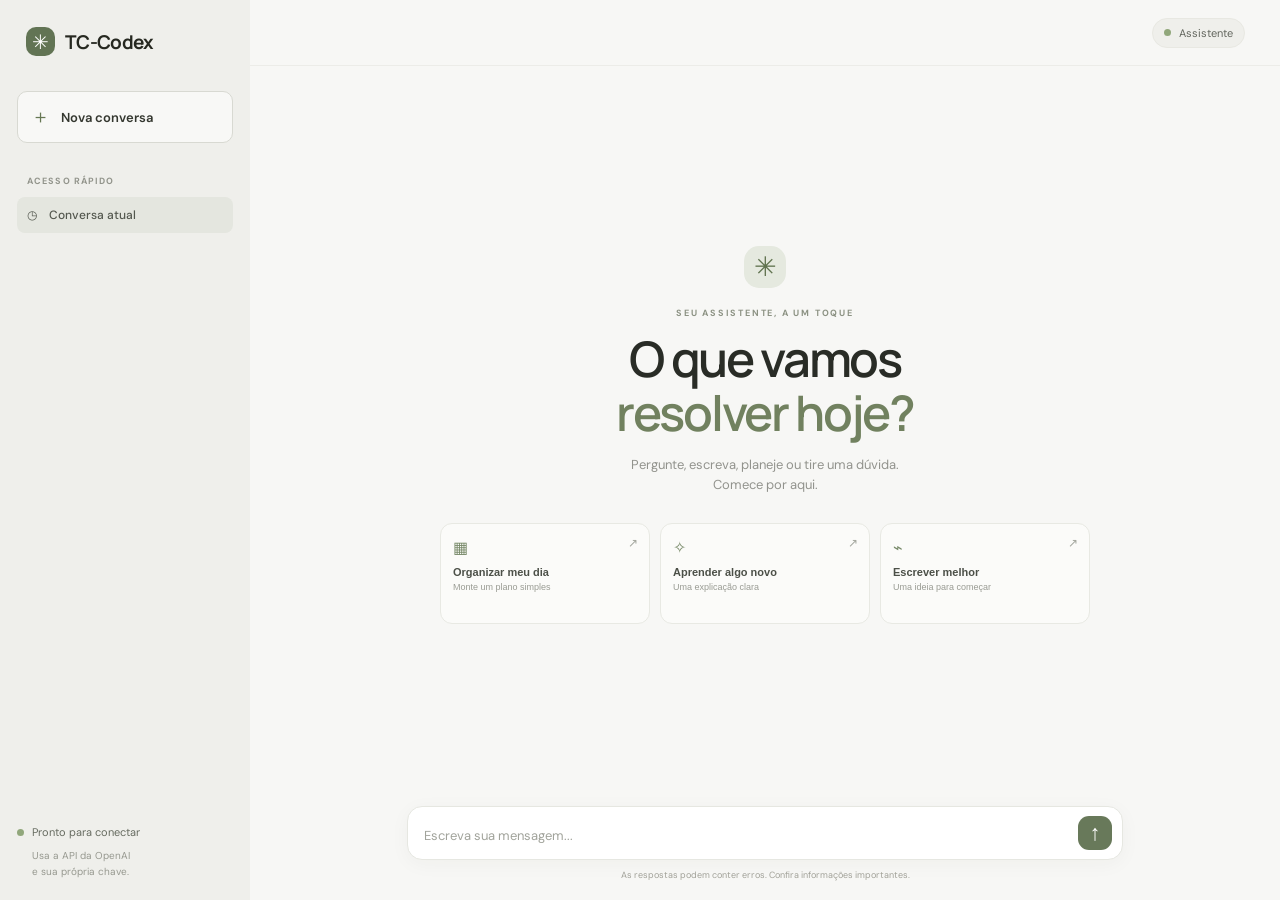
<file: index.html>
<!doctype html>
<html lang="pt-BR"><head><meta charset="utf-8"><meta name="viewport" content="width=device-width, initial-scale=1, viewport-fit=cover"><meta name="theme-color" content="#f7f7f5"><meta name="description" content="Um jeito simples de conversar com a IA."><link rel="manifest" href="manifest.webmanifest"><link rel="icon" href="icon.svg" type="image/svg+xml"><link rel="stylesheet" href="style.css"><title>TC Codex</title></head>
<body><div class="shell"><aside class="sidebar" id="sidebar"><a class="brand" href="/"><span class="brand-mark">✳</span><span>TC-Codex</span></a><button class="new-chat" id="newChat"><span>＋</span> Nova conversa</button><div class="side-caption">ACESSO RÁPIDO</div><button class="history-item active"><span>◷</span> Conversa atual</button><div class="side-bottom"><div class="api-status"><i></i><span id="connectionStatus">Pronto para conectar</span></div><p>Usa a API da OpenAI<br>e sua própria chave.</p></div></aside>
<main class="main"><header class="topbar"><button class="mobile-menu" id="menuButton" aria-label="Abrir menu">☰</button><div class="mobile-brand"><span class="brand-mark">✳</span> TC-Codex</div><div class="model-pill"><i></i> Assistente</div></header><section class="conversation" id="conversation" aria-live="polite"><div class="welcome" id="welcome"><div class="welcome-mark">✳</div><p class="kicker">SEU ASSISTENTE, A UM TOQUE</p><h1>O que vamos<br><em>resolver hoje?</em></h1><p class="welcome-copy">Pergunte, escreva, planeje ou tire uma dúvida.<br>Comece por aqui.</p><div class="suggestions"><button data-prompt="Me ajude a organizar minhas tarefas de hoje."><span>▦</span><b>Organizar meu dia</b><small>Monte um plano simples</small><i>↗</i></button><button data-prompt="Explique inteligência artificial de um jeito bem simples."><span>✧</span><b>Aprender algo novo</b><small>Uma explicação clara</small><i>↗</i></button><button data-prompt="Me ajude a escrever uma mensagem educada para resolver um problema."><span>⌁</span><b>Escrever melhor</b><small>Uma ideia para começar</small><i>↗</i></button></div></div><div class="messages" id="messages"></div></section>
<footer class="composer-wrap"><form class="composer" id="chatForm"><textarea id="prompt" rows="1" placeholder="Escreva sua mensagem..." aria-label="Sua mensagem"></textarea><button class="send" id="sendButton" type="submit" aria-label="Enviar mensagem"><span>↑</span></button></form><div class="composer-note">As respostas podem conter erros. Confira informações importantes.</div></footer></main></div><script src="app.js"></script></body></html>
</file>
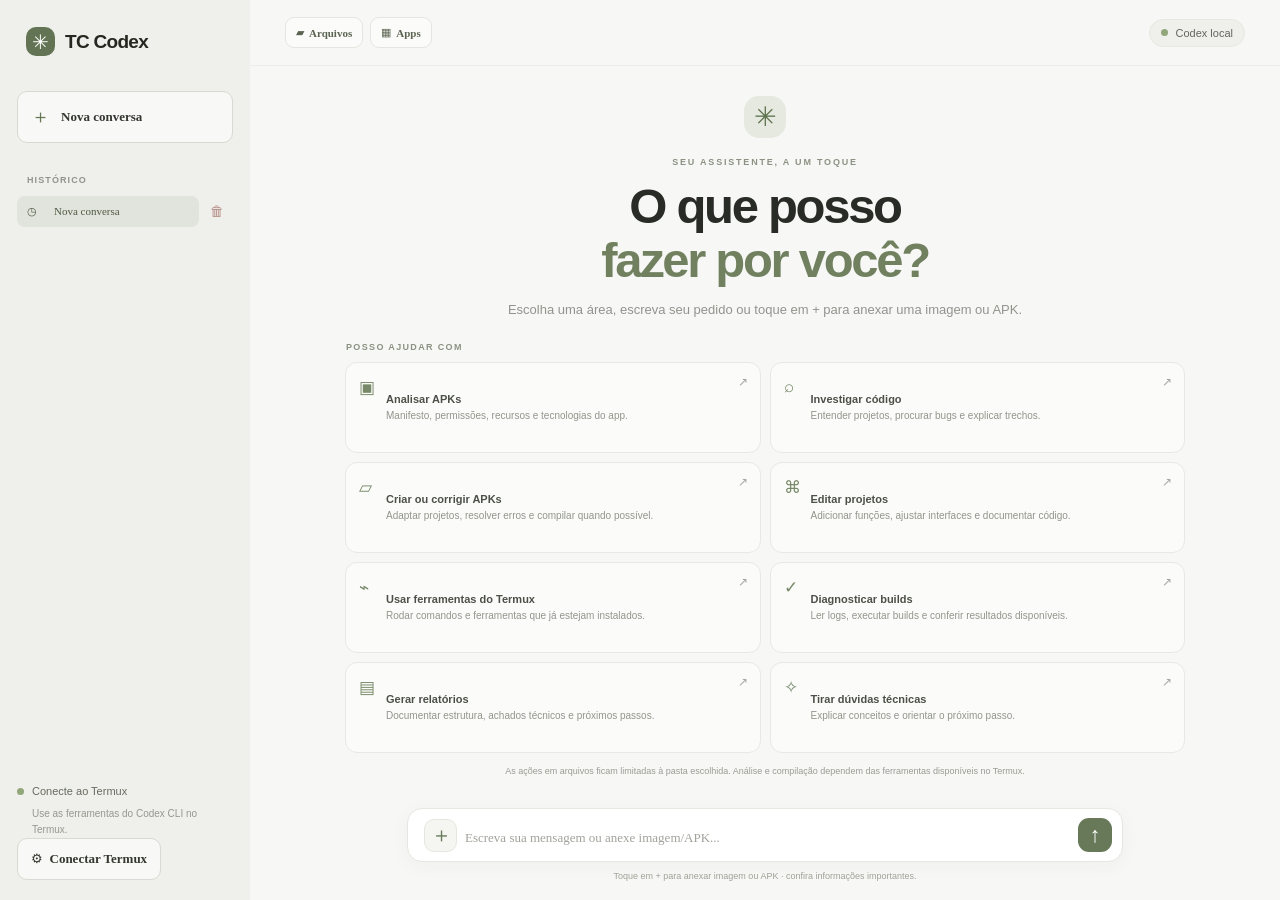
<file: android/assets/index.html>
<!doctype html>
<html lang="pt-BR"><head><meta charset="utf-8"><meta name="viewport" content="width=device-width, initial-scale=1, viewport-fit=cover"><meta name="theme-color" content="#f7f7f5"><meta name="description" content="Seu assistente de código e ferramentas locais."><link rel="manifest" href="manifest.webmanifest"><link rel="icon" href="icon.svg" type="image/svg+xml"><link rel="stylesheet" href="style.css"><title>TC Codex</title></head>
<body><div class="shell"><aside class="sidebar" id="sidebar"><a class="brand" href="/"><span class="brand-mark">✳</span><span>TC Codex</span></a><button class="new-chat" id="newChat"><span>＋</span> Nova conversa</button><div class="side-caption">HISTÓRICO</div><div class="history-list" id="chatHistory"></div><div class="side-bottom"><div class="api-status"><i></i><span id="connectionStatus">Conecte ao Termux</span></div><p>Use as ferramentas do Codex CLI no Termux.</p><button class="new-chat" id="configureBridge">⚙&nbsp; Conectar Termux</button></div></aside>
<main class="main"><header class="topbar"><button class="mobile-menu" id="menuButton" aria-label="Abrir menu">☰</button><div class="mobile-brand"><span class="brand-mark">✳</span> TC Codex</div><div class="header-actions"><button id="filesButton" class="header-action" aria-label="Arquivos do Termux">▰ <span>Arquivos</span></button><button id="appsButton" class="header-action" aria-label="Apps instalados">▦ <span>Apps</span></button></div><div class="model-pill"><i></i> Codex local</div></header><section class="conversation" id="conversation" aria-live="polite"><div class="welcome" id="welcome"><div class="welcome-mark">✳</div><p class="kicker">SEU ASSISTENTE, A UM TOQUE</p><h1>O que posso<br><em>fazer por você?</em></h1><p class="welcome-copy">Escolha uma área, escreva seu pedido ou toque em + para anexar uma imagem ou APK.</p><h2 class="capabilities-title">POSSO AJUDAR COM</h2><div class="capabilities"><button class="capability" data-action="choose-apk"><span>▣</span><b>Analisar APKs</b><small>Manifesto, permissões, recursos e tecnologias do app.</small><i>↗</i></button><button class="capability" data-action="inspect-code"><span>⌕</span><b>Investigar código</b><small>Entender projetos, procurar bugs e explicar trechos.</small><i>↗</i></button><button class="capability" data-action="build-apk"><span>▱</span><b>Criar ou corrigir APKs</b><small>Adaptar projetos, resolver erros e compilar quando possível.</small><i>↗</i></button><button class="capability" data-action="edit-project"><span>⌘</span><b>Editar projetos</b><small>Adicionar funções, ajustar interfaces e documentar código.</small><i>↗</i></button><button class="capability" data-action="termux-tools"><span>⌁</span><b>Usar ferramentas do Termux</b><small>Rodar comandos e ferramentas que já estejam instalados.</small><i>↗</i></button><button class="capability" data-action="diagnose-build"><span>✓</span><b>Diagnosticar builds</b><small>Ler logs, executar builds e conferir resultados disponíveis.</small><i>↗</i></button><button class="capability" data-action="project-report"><span>▤</span><b>Gerar relatórios</b><small>Documentar estrutura, achados técnicos e próximos passos.</small><i>↗</i></button><button class="capability" data-prompt="Ajude-me com esta dúvida técnica e, quando for útil, confira os arquivos do projeto conectado para dar uma resposta contextualizada."><span>✧</span><b>Tirar dúvidas técnicas</b><small>Explicar conceitos e orientar o próximo passo.</small><i>↗</i></button></div><p class="capabilities-note">As ações em arquivos ficam limitadas à pasta escolhida. Análise e compilação dependem das ferramentas disponíveis no Termux.</p></div><div class="messages" id="messages"></div></section>
<div class="manager-backdrop" id="managerBackdrop" hidden><section class="manager-panel" role="dialog" aria-modal="true" aria-labelledby="managerTitle"><header class="manager-head"><div><span class="eyebrow">NO SEU DISPOSITIVO</span><h2 id="managerTitle">Arquivos do Termux</h2></div><button id="closeManager" class="close-manager" aria-label="Fechar">×</button></header><nav class="manager-tabs"><button id="filesTab" class="manager-tab active">Pastas e arquivos</button><button id="appsTab" class="manager-tab">Apps instalados</button></nav><div id="fileManager"><div class="path-row"><button id="parentFolder" aria-label="Pasta anterior">↑</button><input id="currentPath" aria-label="Caminho da pasta" value="~"><button id="openPath">Abrir</button></div><div class="quick-locations"><button id="homeLocation">Home do Termux</button><button id="downloadsLocation">Downloads</button></div><div class="workspace-action"><button id="useFolder">Usar como pasta do projeto</button><button id="useOutputFolder">Salvar arquivos finais aqui</button><button id="selectTarget" hidden>Selecionar esta pasta</button><span id="managerMessage">Downloads é o destino de saída padrão.</span></div><div class="file-list" id="fileList"></div></div><div id="appsManager" hidden><p class="manager-hint">Apps instalados pelo usuário. A desinstalação sempre pede confirmação do Android.</p><div class="file-list" id="appsList"></div></div></section></div><div class="delete-confirm" id="deleteConfirm" hidden><div class="confirm-card"><span>⚠</span><h3 id="confirmTitle">Apagar este item?</h3><p id="deleteName"></p><p>Esta ação não pode ser desfeita.</p><div><button id="cancelDelete">Cancelar</button><button id="confirmDelete" class="danger-button">Apagar</button></div></div></div>
<footer class="composer-wrap"><div class="attachment-tray" id="attachmentTray" hidden></div><form class="composer" id="chatForm"><button class="attach-button" type="button" id="attachButton" aria-label="Anexar imagem ou APK">＋</button><textarea id="prompt" rows="1" placeholder="Escreva sua mensagem ou anexe imagem/APK..." aria-label="Sua mensagem"></textarea><button class="send" id="sendButton" type="submit" aria-label="Enviar mensagem"><span>↑</span></button></form><div class="composer-note">Toque em + para anexar imagem ou APK · confira informações importantes.</div></footer></main></div><script src="app.js"></script></body></html>
</file>
<file: style.css>
@import url('https://fonts.googleapis.com/css2?family=DM+Sans:wght@400;500;600;700&family=Manrope:wght@400;500;600;700;800&display=swap');
:root{font-family:'DM Sans',sans-serif;color:#252722;background:#f7f7f5;font-synthesis:none;text-rendering:optimizeLegibility}*{box-sizing:border-box}body{margin:0;min-height:100vh}.shell{min-height:100vh;display:flex}.sidebar{width:250px;background:#efefeb;padding:27px 17px 20px;display:flex;flex-direction:column;flex-shrink:0}.brand{display:flex;align-items:center;gap:10px;font:700 19px Manrope,sans-serif;color:#262820;text-decoration:none;padding:0 9px 35px;letter-spacing:-.7px}.brand-mark{display:grid;place-items:center;width:29px;height:29px;color:white;background:#627454;border-radius:10px;font-size:20px}.new-chat{display:flex;align-items:center;gap:11px;padding:12px 13px;border:1px solid #d8d9d2;border-radius:10px;background:#f8f8f6;color:#34372f;text-align:left;font:600 13px 'DM Sans';cursor:pointer}.new-chat span{font-size:19px;color:#667753}.side-caption{margin:32px 10px 10px;color:#92948b;font-size:9px;letter-spacing:1.1px;font-weight:700}.history-item{border:0;background:#e4e6df;border-radius:8px;padding:10px;color:#53574e;text-align:left;font:500 12px 'DM Sans'}.history-item span{margin-right:9px}.side-bottom{margin-top:auto}.api-status{display:flex;align-items:center;gap:8px;color:#666b60;font-size:11px}.api-status i,.model-pill i{width:7px;height:7px;background:#91a77b;border-radius:50%}.side-bottom p{font-size:10px;line-height:1.6;color:#96988f;margin:9px 0 0 15px}.main{flex:1;min-width:0;display:flex;flex-direction:column;height:100vh}.topbar{height:66px;display:flex;align-items:center;justify-content:flex-end;padding:0 35px;border-bottom:1px solid #ecece8}.model-pill{display:flex;align-items:center;gap:8px;color:#63665e;background:#efefeb;border:1px solid #e8e8e2;padding:7px 11px;border-radius:20px;font-size:11px}.conversation{flex:1;overflow:auto;display:flex;flex-direction:column;align-items:center;padding:34px 22px 14px}.welcome{width:min(100%,650px);margin:auto;text-align:center;padding:8px 0 20px}.welcome-mark{margin:0 auto 19px;display:grid;place-items:center;width:42px;height:42px;border-radius:15px;background:#e5e9df;color:#60734f;font-size:27px}.kicker{font-size:9px;letter-spacing:1.8px;font-weight:700;color:#8c9283;margin:0 0 13px}.welcome h1{font:600 clamp(34px,5vw,49px)/1.1 Manrope,sans-serif;letter-spacing:-2.3px;margin:0;color:#292c26}.welcome h1 em{font-style:normal;color:#71815f}.welcome-copy{font-size:13px;line-height:1.6;color:#92938d;margin:15px 0 27px}.suggestions{display:grid;grid-template-columns:repeat(3,1fr);gap:10px;text-align:left}.suggestions button{position:relative;min-height:101px;background:#fbfbf9;border:1px solid #e8e9e3;border-radius:12px;padding:14px 12px;display:flex;flex-direction:column;align-items:flex-start;color:#4c5048;cursor:pointer;transition:.15s}.suggestions button:hover{border-color:#aab39e;transform:translateY(-2px)}.suggestions button>span{color:#778968;font-size:16px;margin-bottom:9px}.suggestions b{font-size:11px;font-weight:600}.suggestions small{color:#999b93;font-size:9px;margin-top:4px}.suggestions i{position:absolute;right:11px;top:12px;color:#a4a79e;font-style:normal;font-size:12px}.messages{width:min(100%,720px);display:flex;flex-direction:column;gap:21px}.messages:empty{display:none}.message{display:flex;gap:11px;align-items:flex-start;animation:appear .2s ease}.message.user{flex-direction:row-reverse}.avatar{width:27px;height:27px;flex:none;border-radius:9px;display:grid;place-items:center;background:#e5e9df;color:#627454;font-size:15px}.user .avatar{background:#e8e8e4;color:#606258;font-size:11px}.bubble{max-width:min(85%,620px);font-size:13px;line-height:1.65;color:#34372f;padding:10px 14px;border-radius:4px 13px 13px 13px;background:#fff;border:1px solid #ebebe7;white-space:pre-wrap;overflow-wrap:anywhere}.user .bubble{background:#e9ebe5;border-color:#e9ebe5;border-radius:13px 4px 13px 13px}.typing{display:flex;gap:4px;padding:12px}.typing i{width:5px;height:5px;background:#98a18e;border-radius:50%;animation:pulse 1s infinite}.typing i:nth-child(2){animation-delay:.15s}.typing i:nth-child(3){animation-delay:.3s}.composer-wrap{width:min(100%,760px);padding:10px 22px 19px;margin:0 auto}.composer{display:flex;align-items:flex-end;gap:10px;background:#fff;border:1px solid #e6e7e1;border-radius:15px;padding:9px 10px 9px 16px;box-shadow:0 4px 20px #30391a0a}.composer:focus-within{border-color:#b4bda9;box-shadow:0 0 0 3px #9aa9891c}.composer textarea{flex:1;resize:none;outline:0;border:0;background:transparent;color:#30332d;font:13px/1.55 'DM Sans';min-height:25px;max-height:140px;padding:4px 0}.composer textarea::placeholder{color:#a1a39b}.send{width:34px;height:34px;border:0;border-radius:11px;background:#68795a;color:white;font-size:22px;line-height:1;cursor:pointer;display:grid;place-items:center}.send:disabled{opacity:.45;cursor:wait}.composer-note{text-align:center;font-size:9px;color:#a1a198;margin-top:9px}.mobile-menu,.mobile-brand{display:none}@keyframes pulse{0%,60%,100%{opacity:.35;transform:translateY(0)}30%{opacity:1;transform:translateY(-3px)}}@keyframes appear{from{opacity:0;transform:translateY(5px)}to{opacity:1;transform:translateY(0)}}
@media(max-width:700px){.sidebar{display:none;position:fixed;z-index:3;inset:0 auto 0 0;width:260px;box-shadow:15px 0 50px #0002}.sidebar.open{display:flex}.topbar{height:55px;padding:0 16px;justify-content:space-between}.mobile-menu{display:block;border:0;background:transparent;color:#666;font-size:19px;padding:5px}.mobile-brand{display:flex;align-items:center;gap:7px;margin-right:auto;margin-left:10px;font:700 15px Manrope;letter-spacing:-.5px}.mobile-brand .brand-mark{width:24px;height:24px;border-radius:8px;font-size:17px}.model-pill{font-size:10px;padding:6px 9px}.conversation{padding:25px 16px 10px}.welcome{padding:0 0 12px}.welcome-mark{margin-bottom:14px}.welcome-copy{font-size:12px;margin:12px 0 22px}.suggestions{grid-template-columns:1fr;gap:7px}.suggestions button{min-height:auto;padding:10px 12px 10px 39px}.suggestions button>span{position:absolute;left:13px;top:11px;margin:0}.suggestions b{font-size:11px}.suggestions small{font-size:9px}.suggestions i{top:14px}.composer-wrap{padding:8px 12px max(13px,env(safe-area-inset-bottom))}.composer-note{font-size:8px}.bubble{font-size:13px}.messages{gap:15px}}
</file>
<file: android/assets/style.css>
:root{font-family:'DM Sans',sans-serif;color:#252722;background:#f7f7f5;font-synthesis:none;text-rendering:optimizeLegibility}*{box-sizing:border-box}body{margin:0;min-height:100vh}.shell{min-height:100vh;display:flex}.sidebar{width:250px;background:#efefeb;padding:27px 17px 20px;display:flex;flex-direction:column;flex-shrink:0}.brand{display:flex;align-items:center;gap:10px;font:700 19px Manrope,sans-serif;color:#262820;text-decoration:none;padding:0 9px 35px;letter-spacing:-.7px}.brand-mark{display:grid;place-items:center;width:29px;height:29px;color:white;background:#627454;border-radius:10px;font-size:20px}.new-chat{display:flex;align-items:center;gap:11px;padding:12px 13px;border:1px solid #d8d9d2;border-radius:10px;background:#f8f8f6;color:#34372f;text-align:left;font:600 13px 'DM Sans';cursor:pointer}.new-chat span{font-size:19px;color:#667753}.side-caption{margin:32px 10px 10px;color:#92948b;font-size:9px;letter-spacing:1.1px;font-weight:700}.history-item{border:0;background:#e4e6df;border-radius:8px;padding:10px;color:#53574e;text-align:left;font:500 12px 'DM Sans'}.history-item span{margin-right:9px}.side-bottom{margin-top:auto}.api-status{display:flex;align-items:center;gap:8px;color:#666b60;font-size:11px}.api-status i,.model-pill i{width:7px;height:7px;background:#91a77b;border-radius:50%}.side-bottom p{font-size:10px;line-height:1.6;color:#96988f;margin:9px 0 0 15px}.main{flex:1;min-width:0;display:flex;flex-direction:column;height:100vh}.topbar{height:66px;display:flex;align-items:center;justify-content:flex-end;padding:0 35px;border-bottom:1px solid #ecece8}.model-pill{display:flex;align-items:center;gap:8px;color:#63665e;background:#efefeb;border:1px solid #e8e8e2;padding:7px 11px;border-radius:20px;font-size:11px}.conversation{flex:1;overflow:auto;display:flex;flex-direction:column;align-items:center;padding:34px 22px 14px}.welcome{width:min(100%,650px);margin:auto;text-align:center;padding:8px 0 20px}.welcome-mark{margin:0 auto 19px;display:grid;place-items:center;width:42px;height:42px;border-radius:15px;background:#e5e9df;color:#60734f;font-size:27px}.kicker{font-size:9px;letter-spacing:1.8px;font-weight:700;color:#8c9283;margin:0 0 13px}.welcome h1{font:600 clamp(34px,5vw,49px)/1.1 Manrope,sans-serif;letter-spacing:-2.3px;margin:0;color:#292c26}.welcome h1 em{font-style:normal;color:#71815f}.welcome-copy{font-size:13px;line-height:1.6;color:#92938d;margin:15px 0 27px}.suggestions{display:grid;grid-template-columns:repeat(3,1fr);gap:10px;text-align:left}.suggestions button{position:relative;min-height:101px;background:#fbfbf9;border:1px solid #e8e9e3;border-radius:12px;padding:14px 12px;display:flex;flex-direction:column;align-items:flex-start;color:#4c5048;cursor:pointer;transition:.15s}.suggestions button:hover{border-color:#aab39e;transform:translateY(-2px)}.suggestions button>span{color:#778968;font-size:16px;margin-bottom:9px}.suggestions b{font-size:11px;font-weight:600}.suggestions small{color:#999b93;font-size:9px;margin-top:4px}.suggestions i{position:absolute;right:11px;top:12px;color:#a4a79e;font-style:normal;font-size:12px}.messages{width:min(100%,720px);display:flex;flex-direction:column;gap:21px}.messages:empty{display:none}.message{display:flex;gap:11px;align-items:flex-start;animation:appear .2s ease}.message.user{flex-direction:row-reverse}.avatar{width:27px;height:27px;flex:none;border-radius:9px;display:grid;place-items:center;background:#e5e9df;color:#627454;font-size:15px}.user .avatar{background:#e8e8e4;color:#606258;font-size:11px}.bubble{max-width:min(85%,620px);font-size:13px;line-height:1.65;color:#34372f;padding:10px 14px;border-radius:4px 13px 13px 13px;background:#fff;border:1px solid #ebebe7;white-space:pre-wrap;overflow-wrap:anywhere}.user .bubble{background:#e9ebe5;border-color:#e9ebe5;border-radius:13px 4px 13px 13px}.typing{display:flex;gap:4px;padding:12px}.typing i{width:5px;height:5px;background:#98a18e;border-radius:50%;animation:pulse 1s infinite}.typing i:nth-child(2){animation-delay:.15s}.typing i:nth-child(3){animation-delay:.3s}.composer-wrap{width:min(100%,760px);padding:10px 22px 19px;margin:0 auto}.composer{display:flex;align-items:flex-end;gap:10px;background:#fff;border:1px solid #e6e7e1;border-radius:15px;padding:9px 10px 9px 16px;box-shadow:0 4px 20px #30391a0a}.composer:focus-within{border-color:#b4bda9;box-shadow:0 0 0 3px #9aa9891c}.composer textarea{flex:1;resize:none;outline:0;border:0;background:transparent;color:#30332d;font:13px/1.55 'DM Sans';min-height:25px;max-height:140px;padding:4px 0}.composer textarea::placeholder{color:#a1a39b}.send{width:34px;height:34px;border:0;border-radius:11px;background:#68795a;color:white;font-size:22px;line-height:1;cursor:pointer;display:grid;place-items:center}.send:disabled{opacity:.45;cursor:wait}.composer-note{text-align:center;font-size:9px;color:#a1a198;margin-top:9px}.mobile-menu,.mobile-brand{display:none}@keyframes pulse{0%,60%,100%{opacity:.35;transform:translateY(0)}30%{opacity:1;transform:translateY(-3px)}}@keyframes appear{from{opacity:0;transform:translateY(5px)}to{opacity:1;transform:translateY(0)}}
@media(max-width:700px){.sidebar{display:none;position:fixed;z-index:3;inset:0 auto 0 0;width:260px;box-shadow:15px 0 50px #0002}.sidebar.open{display:flex}.topbar{height:55px;padding:0 16px;justify-content:space-between}.mobile-menu{display:block;border:0;background:transparent;color:#666;font-size:19px;padding:5px}.mobile-brand{display:flex;align-items:center;gap:7px;margin-right:auto;margin-left:10px;font:700 15px Manrope;letter-spacing:-.5px}.mobile-brand .brand-mark{width:24px;height:24px;border-radius:8px;font-size:17px}.model-pill{font-size:10px;padding:6px 9px}.conversation{padding:25px 16px 10px}.welcome{padding:0 0 12px}.welcome-mark{margin-bottom:14px}.welcome-copy{font-size:12px;margin:12px 0 22px}.suggestions{grid-template-columns:1fr;gap:7px}.suggestions button{min-height:auto;padding:10px 12px 10px 39px}.suggestions button>span{position:absolute;left:13px;top:11px;margin:0}.suggestions b{font-size:11px}.suggestions small{font-size:9px}.suggestions i{top:14px}.composer-wrap{padding:8px 12px max(13px,env(safe-area-inset-bottom))}.composer-note{font-size:8px}.bubble{font-size:13px}.messages{gap:15px}}
.welcome{width:min(100%,840px)}.capabilities-title{text-align:left;margin:0 0 10px 1px;font-size:9px;letter-spacing:1.35px;color:#8c9283}.capabilities{display:grid;grid-template-columns:repeat(2,minmax(0,1fr));gap:9px;text-align:left}.capability{position:relative;min-height:91px;border:1px solid #e8e9e3;border-radius:12px;background:#fbfbf9;padding:12px 32px 11px 40px;color:#4c5048;text-align:left;display:flex;flex-direction:column;justify-content:center;cursor:pointer;transition:.15s}.capability:hover{border-color:#aab39e;transform:translateY(-2px)}.capability>span{position:absolute;left:13px;top:14px;color:#778968;font-size:17px}.capability b{font-size:11px;font-weight:600}.capability small{font-size:10px;line-height:1.4;color:#92958c;margin-top:4px}.capability i{position:absolute;right:12px;top:12px;color:#a4a79e;font-style:normal;font-size:12px}.capabilities-note{font-size:9px;line-height:1.5;color:#999b93;margin:12px 0 0}.welcome-copy{margin:12px 0 21px}.welcome{margin:auto}.conversation{padding-top:22px}.capabilities{margin-bottom:2px}
@media(max-width:700px){.conversation{padding-top:17px}.welcome{padding:0 0 10px}.welcome-mark{margin-bottom:10px}.welcome h1{font-size:35px}.welcome-copy{margin:9px 0 16px}.capabilities{grid-template-columns:1fr;gap:7px}.capability{min-height:69px;padding:9px 30px 9px 39px}.capability>span{top:11px}.capability small{font-size:9px}.capabilities-title{margin-bottom:8px}.capabilities-note{font-size:8px;margin-top:9px}}
.header-actions{display:flex;align-items:center;gap:7px;margin-right:auto}.header-action{display:flex;align-items:center;gap:5px;border:1px solid #e5e6df;border-radius:9px;background:#fbfbf9;color:#5b6452;padding:8px 10px;font:600 11px 'DM Sans';cursor:pointer}.header-action:hover{border-color:#aab39e}.manager-backdrop{position:fixed;z-index:10;inset:0;background:#25272266;display:grid;place-items:center;padding:20px}.manager-backdrop[hidden],[hidden]{display:none!important}.manager-panel{position:relative;width:min(100%,620px);max-height:min(88vh,760px);overflow:auto;background:#f8f8f6;border:1px solid #e6e7e1;border-radius:18px;padding:20px;box-shadow:0 20px 70px #20251a33}.manager-head{display:flex;align-items:center;justify-content:space-between}.manager-head h2{font:700 21px Manrope,sans-serif;margin:4px 0 0;color:#292c26}.eyebrow{font-size:9px;letter-spacing:1.2px;color:#8c9283;font-weight:700}.close-manager{border:0;background:transparent;font-size:28px;color:#868a7e;cursor:pointer}.manager-tabs{display:flex;gap:8px;border-bottom:1px solid #e7e8e2;margin-top:15px}.manager-tab{border:0;background:transparent;padding:10px 8px;color:#888b82;font:600 11px 'DM Sans';cursor:pointer;border-bottom:2px solid transparent}.manager-tab.active{color:#5d704d;border-color:#71815f}.path-row{display:flex;gap:7px;margin-top:14px}.path-row button,.workspace-action button{border:1px solid #dfe1d9;background:#eff0eb;border-radius:8px;padding:8px 11px;color:#5b6452;font:600 11px 'DM Sans';cursor:pointer}.path-row input{flex:1;min-width:0;border:1px solid #e1e2dc;border-radius:8px;padding:8px 10px;background:#fff;color:#45483f;font:11px 'DM Sans'}.workspace-action{display:flex;align-items:center;justify-content:space-between;gap:10px;margin:10px 0}.workspace-action span,.manager-hint{font-size:10px;color:#96988f}.workspace-action button{background:#68795a;color:#fff;border-color:#68795a}.file-list{display:flex;flex-direction:column;gap:6px}.file-entry{display:flex;align-items:center;gap:9px;padding:9px 10px;background:#fff;border:1px solid #ebebe7;border-radius:10px;min-width:0}.entry-main{flex:1;min-width:0;display:flex;align-items:center;gap:9px;border:0;background:transparent;color:#44483f;text-align:left;cursor:pointer}.entry-icon{font-size:17px;color:#71815f}.entry-text{display:flex;flex-direction:column;min-width:0}.entry-text b{font-size:11px;overflow:hidden;text-overflow:ellipsis;white-space:nowrap}.entry-text small{font-size:9px;color:#999b93;margin-top:3px}.entry-actions{display:flex;gap:5px}.entry-actions button{border:1px solid #e6e7e1;background:#f7f7f5;border-radius:7px;padding:6px 8px;color:#62685a;font:500 9px 'DM Sans';cursor:pointer}.entry-actions .delete-item{color:#9c514b}.file-empty{padding:25px 10px;text-align:center;color:#9a9c94;font-size:11px}.delete-confirm{position:fixed;z-index:20;inset:0;display:grid;place-items:center;background:#171a1680;padding:20px}.confirm-card{width:min(100%,340px);background:#fff;border-radius:15px;padding:22px;text-align:center;box-shadow:0 20px 55px #0003}.confirm-card>span{font-size:24px;color:#a95d52}.confirm-card h3{font:700 18px Manrope;margin:8px 0;color:#30332d}.confirm-card p{font-size:11px;color:#80837a;overflow-wrap:anywhere}.confirm-card div{display:flex;justify-content:center;gap:8px;margin-top:18px}.confirm-card button{border:1px solid #e2e3dd;border-radius:8px;background:#f6f6f3;padding:9px 14px;font:600 11px 'DM Sans';cursor:pointer}.confirm-card .danger-button{background:#a55048;color:white;border-color:#a55048}.manager-loading{padding:24px;text-align:center;color:#8e9385;font-size:11px}
@media(max-width:700px){.topbar{gap:6px}.header-actions{gap:4px;margin-left:auto;margin-right:5px}.header-action{padding:7px;font-size:10px}.header-action span{display:none}.model-pill{white-space:nowrap}.manager-backdrop{padding:9px;align-items:end}.manager-panel{max-height:88dvh;border-radius:18px 18px 12px 12px;padding:16px}.manager-head h2{font-size:18px}.workspace-action{align-items:flex-start;flex-direction:column}.workspace-action button{width:100%}.file-entry{padding:8px}.entry-actions button{padding:6px}.manager-tabs{margin-top:10px}}
.quick-locations{display:flex;gap:7px;margin-top:9px}.quick-locations button{border:1px solid #e2e3dc;border-radius:7px;background:#fff;padding:6px 9px;color:#74796e;font:500 9px 'DM Sans';cursor:pointer}.quick-locations button:hover{border-color:#aab39e}
.composer{gap:8px}.attach-button{width:33px;height:33px;flex:none;border:1px solid #e5e7df;border-radius:10px;background:#f5f6f2;color:#68795a;font:500 21px/1 'DM Sans';cursor:pointer}.attach-button:disabled{opacity:.45}.attachment-tray{display:flex;flex-wrap:wrap;gap:6px;margin:0 4px 8px}.attachment-chip{display:inline-flex;align-items:center;gap:6px;max-width:100%;padding:6px 8px;border:1px solid #e0e3d9;border-radius:9px;background:#eef0e9;color:#606852;font-size:10px}.attachment-chip span{overflow:hidden;text-overflow:ellipsis;white-space:nowrap;max-width:210px}.attachment-chip button{border:0;background:transparent;color:#9c6259;font-size:15px;line-height:1;cursor:pointer;padding:0 2px}
@media(max-width:700px){.attachment-chip span{max-width:70vw}.attach-button{width:31px;height:31px}.composer{gap:7px}}
.workspace-action{flex-wrap:wrap}.workspace-action button+button{background:#eff0eb;color:#5b6452;border-color:#dfe1d9}.workspace-action span{width:100%}
@media(max-width:700px){.workspace-action{flex-direction:column}.workspace-action button{width:100%}}

.history-list{display:flex;flex-direction:column;gap:5px;max-height:42vh;overflow:auto}.history-item{display:flex;width:100%;align-items:center;gap:8px;border:0;background:transparent;border-radius:8px;padding:9px 10px;color:#686c62;text-align:left;font:500 11px 'DM Sans';cursor:pointer}.history-item:hover{background:#e8e9e3}.history-item.active{background:#e1e4dc;color:#4e5944}.history-item>span:first-child{flex:none}.history-item .history-title{overflow:hidden;text-overflow:ellipsis;white-space:nowrap}

.history-entry{display:flex;align-items:center;gap:2px;min-width:0}.history-entry .history-item{flex:1;min-width:0}.history-trash{width:32px;height:32px;flex:none;border:0;border-radius:8px;background:transparent;color:#a06b63;font-size:14px;cursor:pointer;opacity:.72}.history-trash:hover,.history-trash:focus-visible{background:#eee4e1;color:#9c514b;opacity:1}
</file>
